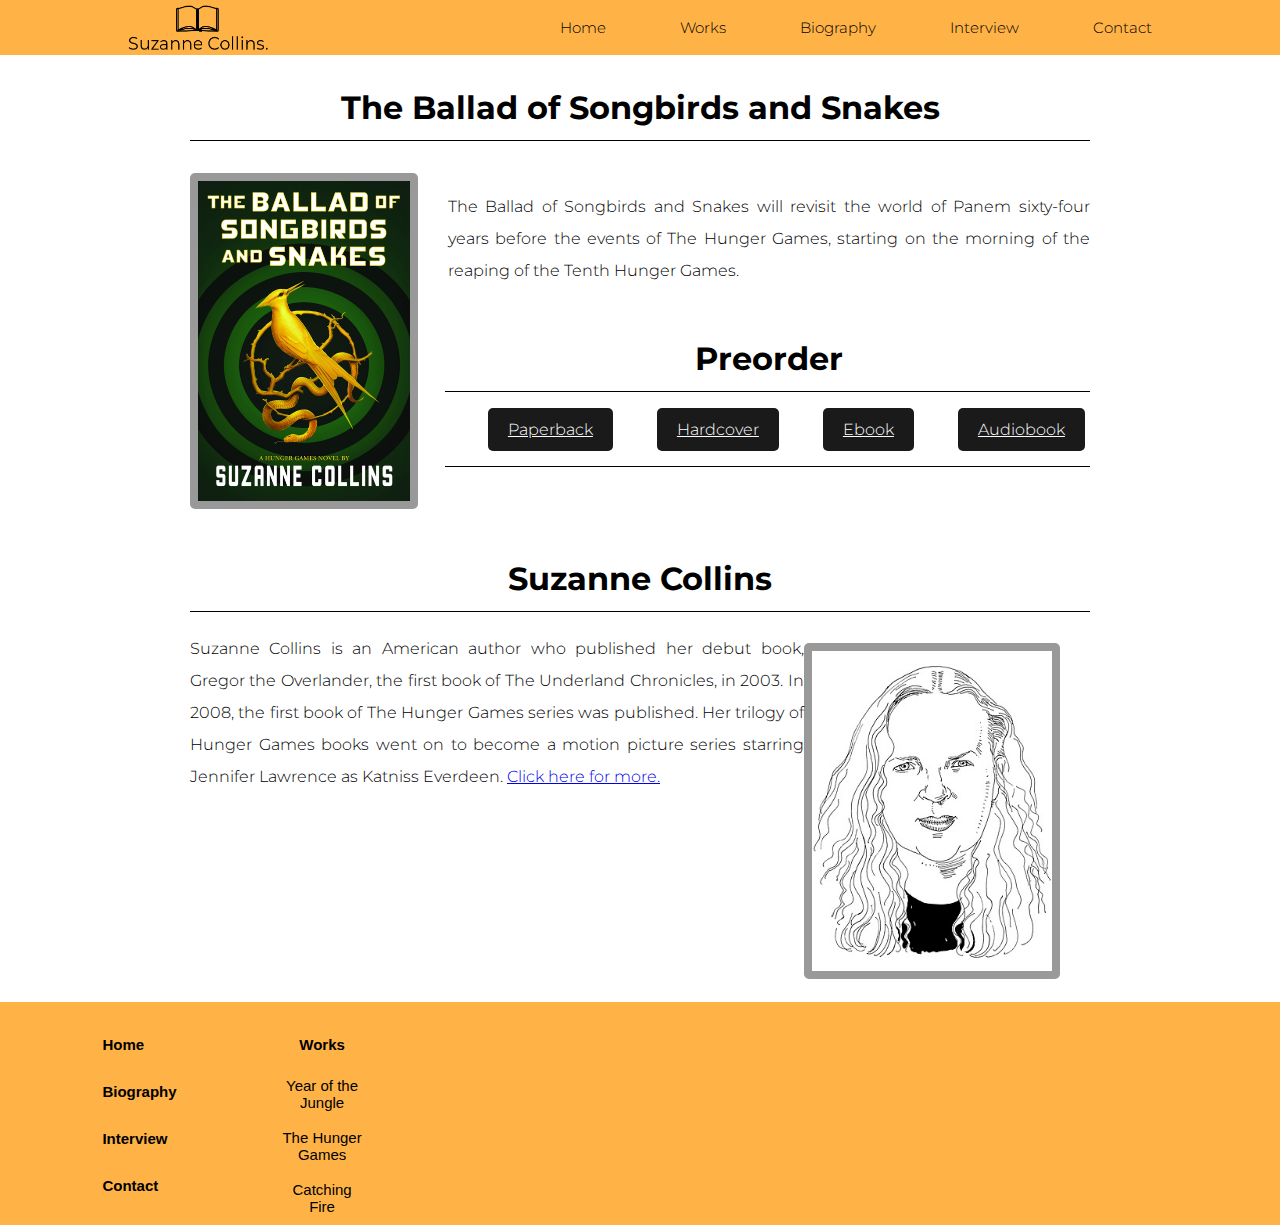
<file: index.html>
<html lang="en-gb">
    <meta name="description" content="Add your meta description"/>
    <meta http-equiv="x-ua-compatible" content="ie=edge">
<head>
    <meta charset="UTF-8">
    <meta name="viewport" content="width=device-width, initial-scale=1">
    <title>Suzanne Collins</title>
    <link rel="icon" href="assets/images/tablogo.png" alt = "tab bar image of book logo with orange background">
    <link rel="stylesheet" href="assets/style.css"/>
	<link href='https://fonts.googleapis.com/css?family=Montserrat' rel='stylesheet'>
</head>

<body>
	<main>
		<header>
			<div class = "topnav">	
				<a class="skip-main" href="#main">Skip to main content</a>
				<img src = "assets/images/logo.png" alt = "Suzanne Collins logo text with minimalist book image above it." class ="logo"> 
				<nav>
					<ul>
						<li><a class = "#active" href = "#home">Home</a></li>
						<li><a href = "works.html">Works</a></li>
						<li><a href = "biography.html">Biography</a></li>
						<li><a href = "interview.html">Interview</a></li>
						<li><a href = "contact.html">Contact</a></li>
					</ul>
				</nav>
			</div>
		</header>
			<section id="ballad"> 
				<div id="main"><h1>The Ballad of Songbirds and Snakes</h1></div>
				<img src = "assets/images/ballad_cover.jpg" alt = "Books cover for new Suzanne Collins's novel, The ballad of songbirds and snakes. ">
				<p> The Ballad of Songbirds and Snakes will revisit the world of Panem sixty-four years before the events of The Hunger Games, starting on the morning of the reaping of the Tenth Hunger Games. </p>
			<section id="preorder">
		
			<h1> Preorder </h1>
			<div class = "preorder_links">
				<a href = "https://www.amazon.co.uk/Ballad-Songbirds-Snakes-prequel-Hongerspelen/dp/9000372054/ref=sr_1_2?crid=1HA0UM851D28T&keywords=ballad+of+songbirds+and+snakes&qid=1576698068&sprefix=ballad+o%2Caps%2C300&sr=8-2"> Paperback</a>
				<a href = "https://www.amazon.co.uk/Ballad-Songbirds-Snakes-Hunger-Games/dp/0702300179/ref=tmm_hrd_swatch_0?_encoding=UTF8&qid=1576698068&sr=8-11"> Hardcover</a>
				<a href = "https://www.amazon.co.uk/Ballad-Songbirds-Snakes-Hunger-Games/dp/B07V5NWXP5/ref=tmm_aud_swatch_0?_encoding=UTF8&qid=1576698068&sr=8-1"> Ebook</a>
				<a href = "https://www.amazon.co.uk/Ballad-Songbirds-Snakes-Hunger-Games/dp/B07V5NWXP5/ref=tmm_aud_swatch_0?_encoding=UTF8&qid=1576698068&sr=8-1"> Audiobook</a>
			</div>
		</section>
			</section>
	
			<section id="suzanne"> 
				<h1>Suzanne Collins</h1>
				<img src = "assets/images/suzanne_drawing.png" alt = "Black and white portrait photo of author Suzanne Collins">
			<p> Suzanne Collins is an American author who published her debut book, Gregor the Overlander, the first book of The Underland Chronicles, in 2003. In 2008, the first book of The Hunger Games series was published. Her trilogy of Hunger Games books went on to become a motion picture series starring Jennifer Lawrence as Katniss Everdeen. <a href = "biography.html">Click here for more.</a></p>
		</section>
	</main>
</body>
<footer style="bottom: -325px">
	<div class="footerContent">
		<div class="footerLink">
			<nav>
				<ul>
					<li><h2><a class="#active" href="#home">Home</a></h2></li>
					<li><h2><a href="biography.html">Biography</a></h2></li>
					<li><h2><a href="interview.html">Interview</a></h2></li>
					<li><h2><a href="contact.html">Contact</a></h2></li>
				</ul>
			</nav>
		</div>
		<div class="footerList">
			<nav>
				<ul>
					<li><h2><a href="works.html">Works</a></h2></li>
					<li><a href="book.html">Year of the Jungle</a></li>
					<li><a href="book.html">The Hunger Games</a></li>
					<li><a href="book.html">Catching Fire</a></li>
				</ul>
			</nav>
		</div>
	</div>
</footer>
</html>
</file>
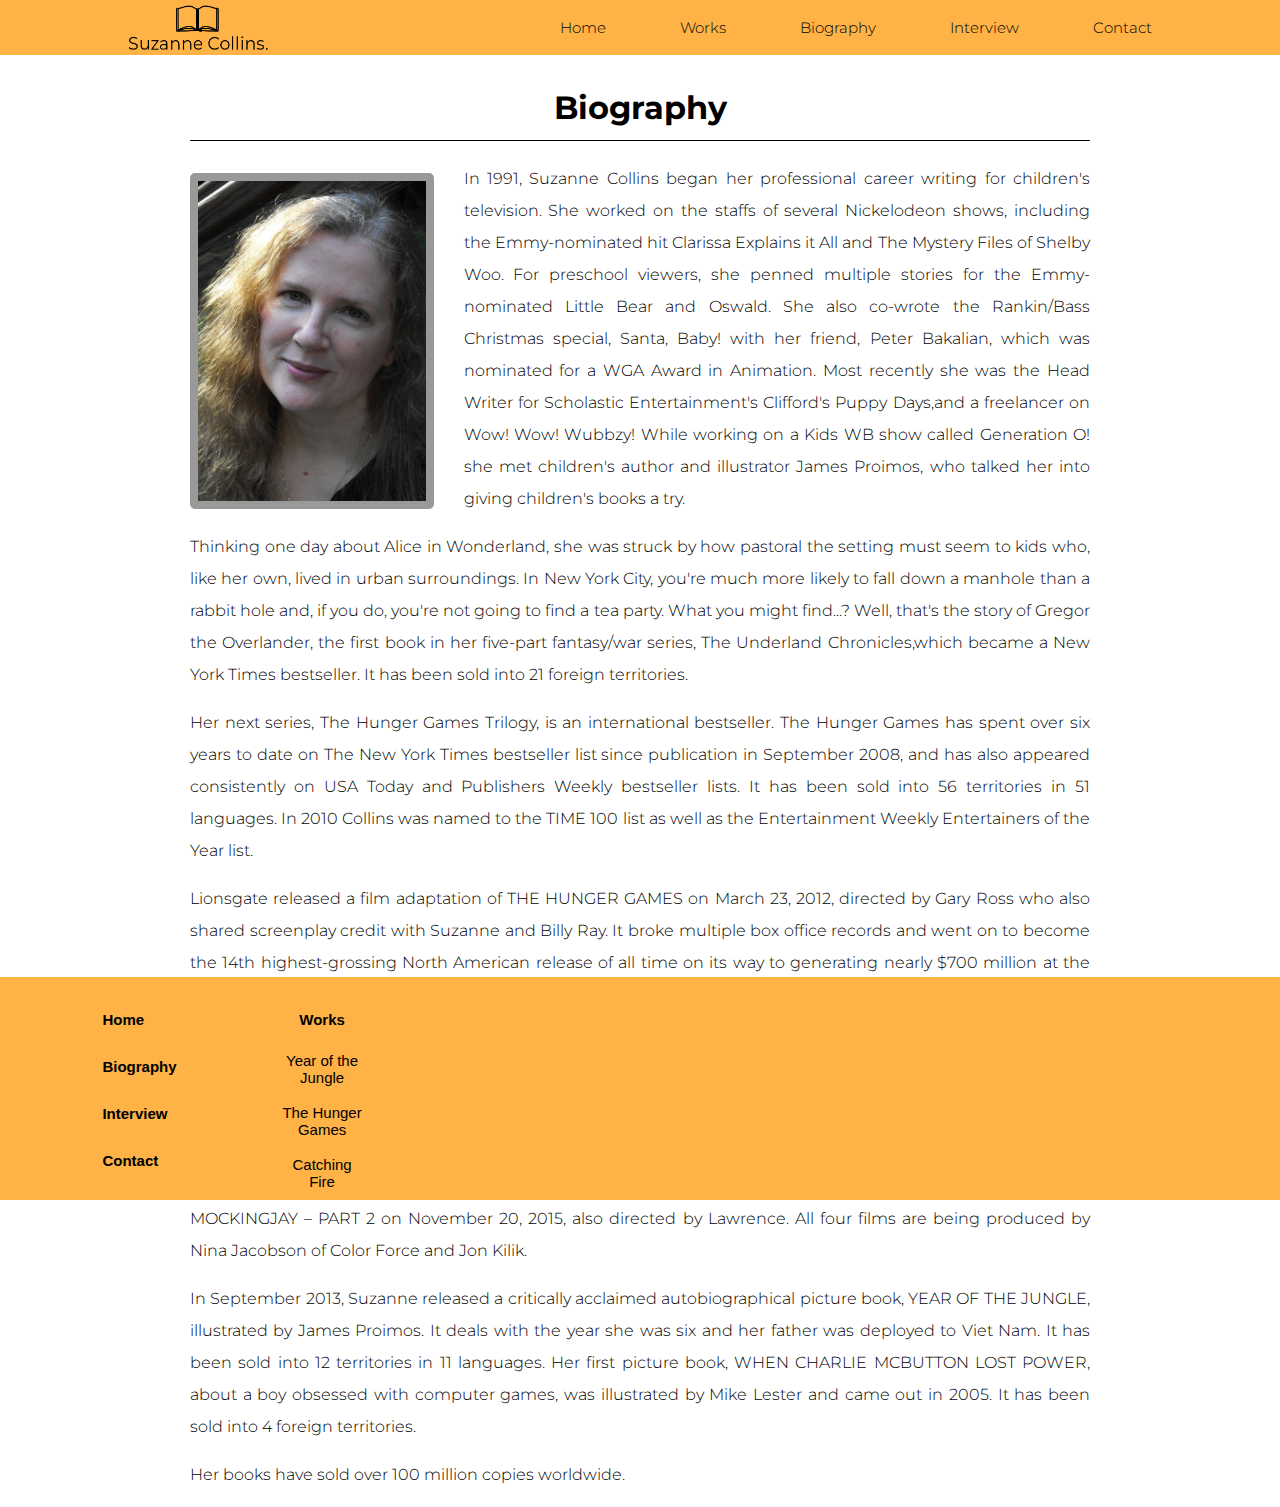
<file: biography.html>
<html lang="en-gb">
    <meta name="description" content="Add your meta description"/>
    <meta http-equiv="x-ua-compatible" content="ie=edge">
<head>
    <meta charset="UTF-8">
    <meta name="viewport" content="width=device-width, initial-scale=1">
    <title>Suzanne Collins</title>
    <link rel="icon" href="assets/images/tablogo.png" alt = "tab bar image of book logo with orange background">
    <link rel="stylesheet" href="assets/style.css"/>
	<link href='https://fonts.googleapis.com/css?family=Montserrat' rel='stylesheet'>
</head>

<body>
	<main>
		<header>
			<div class = "topnav">	
				<a class="skip-main" href="#main">Skip to main content</a>
				<img src = "assets/images/logo.png" alt = "Suzanne Collins logo text with minimalist book image above it." class ="logo"> 
				<nav>
					<ul>
						<li><a href = "index.html">Home</a></li>
						<li><a href = "works.html">Works</a></li>
						<li><a class = "#active" href = "biography.html">Biography</a></li>
						<li><a href = "interview.html">Interview</a></li>
						<li><a href = "contact.html">Contact</a></li>
					</ul>
				</nav>
			</div>
		</header>

		<section id = "bio">
			<div id="main">
			<h1>Biography</h1></div>
			<img src = "assets/images/suzanne_colour.jpg" alt = "Colour portrait photo of author Suzanne Collins" >
			<p>In 1991, Suzanne Collins began her professional career writing for children's television. She worked on the staffs of several Nickelodeon shows, including the Emmy-nominated hit Clarissa Explains it All and The Mystery Files of Shelby Woo. For preschool viewers, she penned multiple stories for the Emmy-nominated Little Bear and Oswald. She also co-wrote the Rankin/Bass Christmas special, Santa, Baby! with her friend, Peter Bakalian, which was nominated for a WGA Award in Animation. Most recently she was the Head Writer for Scholastic Entertainment's Clifford's Puppy Days,and a freelancer on Wow! Wow! Wubbzy! While working on a Kids WB show called Generation O! she met children's author and illustrator James Proimos, who talked her into giving children's books a try.</p>
			<p>Thinking one day about Alice in Wonderland, she was struck by how pastoral the setting must seem to kids who, like her own, lived in urban surroundings. In New York City, you're much more likely to fall down a manhole than a rabbit hole and, if you do, you're not going to find a tea party. What you might find...? Well, that's the story of Gregor the Overlander, the first book in her five-part fantasy/war series, The Underland Chronicles,which became a New York Times bestseller. It has been sold into 21 foreign territories.</p>
			<p>Her next series, The Hunger Games Trilogy, is an international bestseller. The Hunger Games has spent over six years to date on The New York Times bestseller list since publication in September 2008, and has also appeared consistently on USA Today and Publishers Weekly bestseller lists. It has been sold into 56 territories in 51 languages. In 2010 Collins was named to the TIME 100 list as well as the Entertainment Weekly Entertainers of the Year list.</p>
			<p>Lionsgate released a film adaptation of THE HUNGER GAMES on March 23, 2012, directed by Gary Ross who also shared screenplay credit with Suzanne and Billy Ray. It broke multiple box office records and went on to become the 14th highest-grossing North American release of all time on its way to generating nearly $700 million at the worldwide box office. Lionsgate released the second installment THE HUNGER GAMES: CATCHING FIRE worldwide on November 22, 2013, directed by Francis Lawrence from a screenplay by Simon Beaufoy and Michael DeBruyn and bringing back stars Jennifer Lawrence, Josh Hutcherson, Liam Hemsworth, Woody Harrelson, Elizabeth Banks, Willow Shields, Paula Malcomson, Donald Sutherland, Stanley Tucci and Lenny Kravitz along with new cast members Philip Seymour Hoffman, Sam Claflin, Jena Malone and Jeffrey Wright. It was the highest-grossing domestic box office release of 2013 and the 10th highest-grossing domestic release of all time. Lionsgate will release THE HUNGER GAMES: MOCKINGJAY – PART 1 on November 21, 2014 and THE HUNGER GAMES: MOCKINGJAY – PART 2 on November 20, 2015, also directed by Lawrence. All four films are being produced by Nina Jacobson of Color Force and Jon Kilik.</p>
			<p>In September 2013, Suzanne released a critically acclaimed autobiographical picture book, YEAR OF THE JUNGLE, illustrated by James Proimos. It deals with the year she was six and her father was deployed to Viet Nam. It has been sold into 12 territories in 11 languages. Her first picture book, WHEN CHARLIE MCBUTTON LOST POWER, about a boy obsessed with computer games, was illustrated by Mike Lester and came out in 2005. It has been sold into 4 foreign territories.</p>
			<p>Her books have sold over 100 million copies worldwide.</p>
		</section>
	</main>
</body>
<footer style="bottom: -300px">
	<div class="footerContent">
		<div class="footerLink">
			<nav>
				<ul>
					<li><h2><a href="index.html">Home</a></h2></li>
					<li><h2><a class="#active" href="#biography">Biography</a></h2></li>
					<li><h2><a href="interview.html">Interview</a></h2></li>
					<li><h2><a href="contact.html">Contact</a></h2></li>
				</ul>
			</nav>
		</div>
		<div class="footerList">
			<nav>
				<ul>
					<li><h2><a href="works.html">Works</a></h2></li>
					<li><a href="book.html">Year of the Jungle</a></li>
					<li><a href="book.html">The Hunger Games</a></li>
					<li><a href="book.html">Catching Fire</a></li>
				</ul>
			</nav>
		</div>
	</div>
</footer>
</div>
</html>
</file>
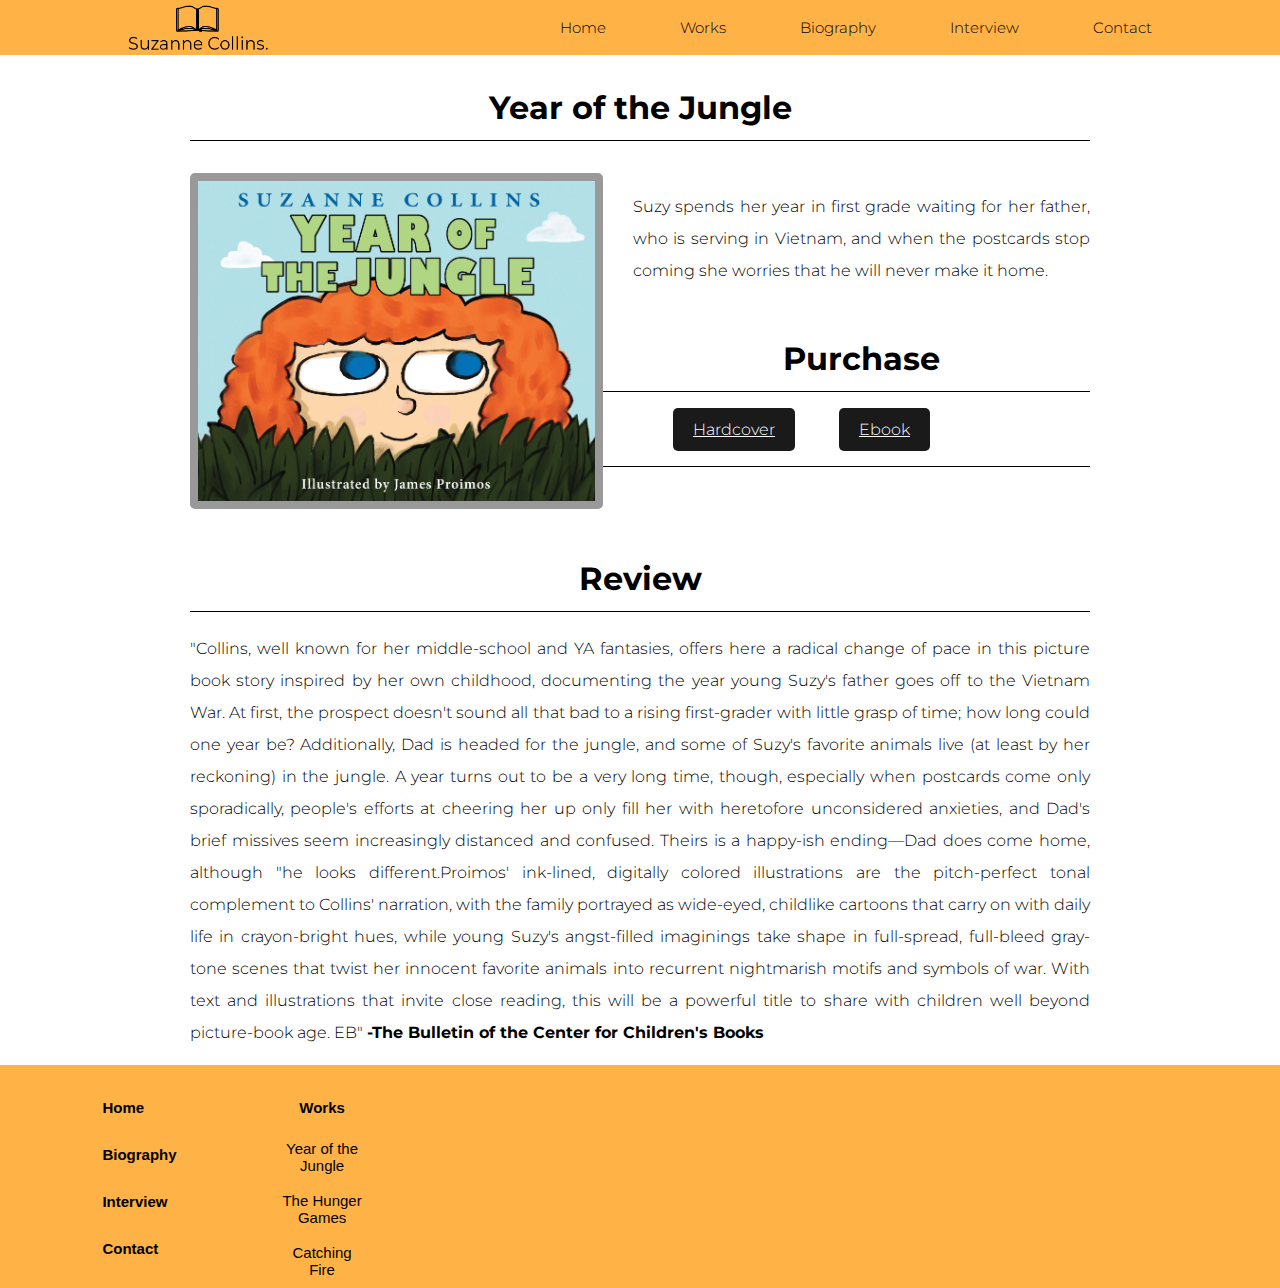
<file: book.html>
<!-- This is a placeholder for all of the books -->
<html lang="en-gb">
    <meta name="description" content="Add your meta description"/>
    <meta http-equiv="x-ua-compatible" content="ie=edge">
<head>
    <meta charset="UTF-8">
    <meta name="viewport" content="width=device-width, initial-scale=1">
    <title>Suzanne Collins</title>
    <link rel="icon" href="assets/images/tablogo.png" alt = "tab bar image of book logo with orange background">
    <link rel="stylesheet" href="assets/style.css"/>
	<link href='https://fonts.googleapis.com/css?family=Montserrat' rel='stylesheet'>
</head>

<body>
	<main>
		<header>
			<div class = "topnav">	
				<a class="skip-main" href="#main">Skip to main content</a>
				<img src = "assets/images/logo.png" alt = "Suzanne Collins logo text with minimalist book image above it." class ="logo"> 
				<nav>
					<ul>
						<li><a href = "index.html">Home</a></li>
						<li><a href = "works.html">Works</a></li>
						<li><a href = "biography.html">Biography</a></li>
						<li><a href = "interview.html">Interview</a></li>
						<li><a href = "contact.html">Contact</a></li>
					</ul>
				</nav>
			</div>
		</header>
			<section id="jungle"> 
				<div id="main"><h1>Year of the Jungle</h1></div>
				<img src = "assets/images/year_of_the_jungle-cover.jpg" alt = "Book cover for new Suzanne Collins's novel, "Year of the Jungle". ">
				<p> Suzy spends her year in first grade waiting for her father, who is serving in Vietnam, and when the postcards stop coming she worries that he will never make it home. </p>
			<section id="preorder">
		
			<h1> Purchase </h1>
			<div class = "preorder_links">
				<a href = "https://www.amazon.com/gp/product/0545425166/ref=x_gr_w_bb_sout?ie=UTF8&tag=x_gr_w_bb_sout-20&linkCode=as2&camp=1789&creative=9325&creativeASIN=0545425166&SubscriptionId=1MGPYB6YW3HWK55XCGG2"> Hardcover</a>
				<a href = "https://www.amazon.co.uk/Ballad-Songbirds-Snakes-Hunger-Games/dp/B07V5NWXP5/ref=tmm_aud_swatch_0?_encoding=UTF8&qid=1576698068&sr=8-1"> Ebook</a> <!-- The book is only available in paperback-->
			</div>
		</section>
			</section>
	
			<section id="review"> 
				<h1>Review</h1>
			<p>"Collins, well known for her middle-school and YA fantasies, offers here a radical change of pace in this picture book story inspired by her own childhood, documenting the year young Suzy's father goes off to the Vietnam War. At first, the prospect doesn't sound all that bad to a rising first-grader with little grasp of time; how long could one year be? Additionally, Dad is headed for the jungle, and some of Suzy's favorite animals live (at least by her reckoning) in the jungle. A year turns out to be a very long time, though, especially when postcards come only sporadically, people's efforts at cheering her up only fill her with heretofore unconsidered anxieties, and Dad's brief missives seem increasingly distanced and confused. Theirs is a happy-ish ending—Dad does come home, although "he looks different.Proimos' ink-lined, digitally colored illustrations are the pitch-perfect tonal complement to Collins' narration, with the family portrayed as wide-eyed, childlike cartoons that carry on with daily life in crayon-bright hues, while young Suzy's angst-filled imaginings take shape in full-spread, full-bleed gray-tone scenes that twist her innocent favorite animals into recurrent nightmarish motifs and symbols of war. With text and illustrations that invite close reading, this will be a powerful title to share with children well beyond picture-book age. EB" <b>-The Bulletin of the Center for Children's Books</b></p>
		</section>
	</main>
</body>
<footer>
	<div class="footerContent">
		<div class="footerLink">
			<nav>
				<ul>
					<li><h2><a href="index.html">Home</a></h2></li>
					<li><h2><a href="biography.html">Biography</a></h2></li>
					<li><h2><a href="interview.html">Interview</a></h2></li>
					<li><h2><a href="contact.html">Contact</a></h2></li>
				</ul>
			</nav>
		</div>
		<div class="footerList">
			<nav>
				<ul>
					<li><h2><a href="works.html">Works</a></h2></li>
					<li><a href="book.html">Year of the Jungle</a></li>
					<li><a href="book.html">The Hunger Games</a></li>
					<li><a href="book.html">Catching Fire</a></li>
				</ul>
			</nav>
		</div>
	</div>
</footer>
</html>
</file>
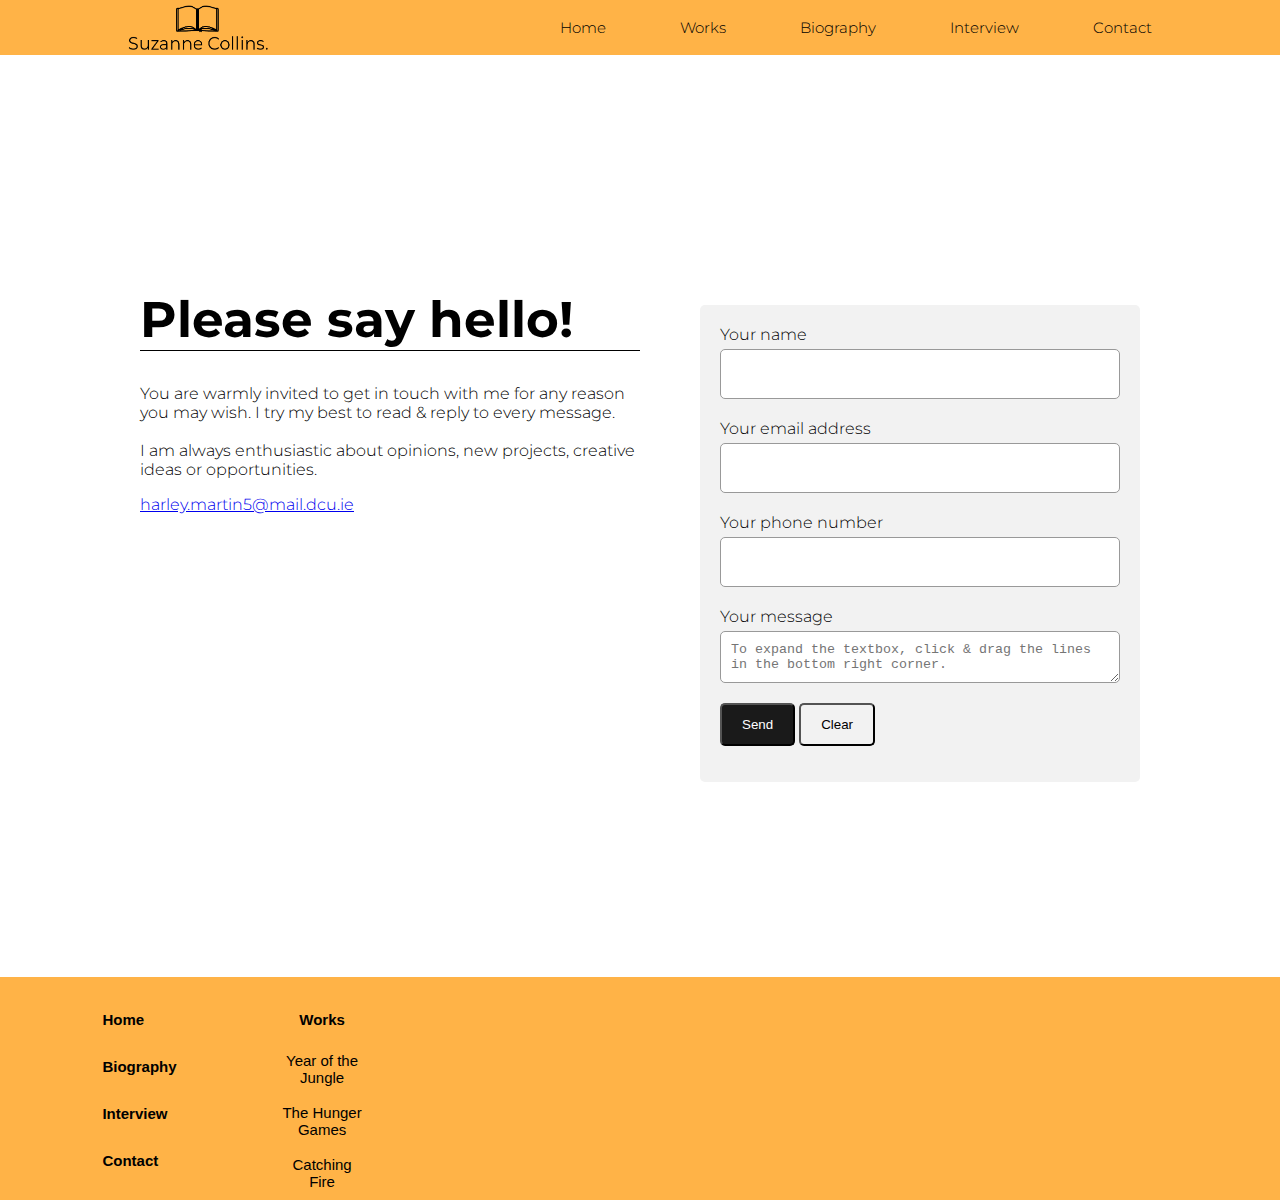
<file: contact.html>
<html lang="en-gb">
    <meta name="description" content="Add your meta description"/>
    <meta http-equiv="x-ua-compatible" content="ie=edge">
<head>
    <meta charset="UTF-8">
    <meta name="viewport" content="width=device-width, initial-scale=1">
    <title>Suzanne Collins</title>
    <link rel="icon" href="assets/images/tablogo.png" alt = "tab bar image of book logo with orange background">
    <link rel="stylesheet" href="assets/style.css"/>
	<link href='https://fonts.googleapis.com/css?family=Montserrat' rel='stylesheet'>
</head>

<body>
	<main>
		<header>
			<div class = "topnav">	
				<a class="skip-main" href="#main">Skip to main content</a>
				<img src = "assets/images/logo.png" alt = "Suzanne Collins logo text with minimalist book image above it." class ="logo"> 
				<nav>
					<ul>
						<li><a href = "index.html">Home</a></li>
						<li><a href = "works.html">Works</a></li>
						<li><a href = "biography.html">Biography</a></li>
						<li><a href = "interview.html">Interview</a></li>
						<li><a class = "#active" href = "contact.html">Contact</a></li>
					</ul>
				</nav>
			</div>
		</header>

		<section id = "contact"> <!-- imitated the design of this contact page https://ekkrit.design/contact -Harley -->
			<div class = "contact_me">
				<div id="main">
				<h1>Please say hello!</h1></div>
				<p>You are warmly invited to get in touch with me for any reason you may wish. I try my best to read & reply to every message.<br /><br />
				I am always enthusiastic about opinions, new projects, creative ideas or opportunities.</p>
				<a href = "mailto:harley.martin5@mail.dcu.ie?subject=Mail%20from%20site%20visitor." >harley.martin5@mail.dcu.ie </a>
			</div>
			
			<div class = "contact_form">
				<form action="https://formspree.io/harley.martin5@mail.dcu.ie" method="post">
                        <label>Your name</label><br />
                            <input type="text" name="contact_name" /> <br />
							
						<label">Your email address</label><br />
                            <input type="email" name="contact_email" /> <br />
							
						<label>Your phone number</label><br />
                            <input type="tel" name="contact_phone" /> <br />
							
						<label>Your message<br />
						<textarea name="contact_message" rows="2" placeholder="To expand the textbox, click & drag the lines in the bottom right corner."></textarea> <br />
						</label>
						
						<input type="submit" value="Send" />
						<input type="reset" value="Clear"/>
                    </form>
			</div>
		</section>		
	</main>
</body>
<footer style="bottom: -300px">
	<div class="footerContent">
		<div class="footerLink">
			<nav>
				<ul>
					<li><h2><a href="index.html">Home</a></h2></li>
					<li><h2><a href="biography.html">Biography</a></h2></li>
					<li><h2><a href="interview.html">Interview</a></h2></li>
					<li><h2><a class="#active" href="#contact">Contact</a></h2></li>
				</ul>
			</nav>
		</div>
		<div class="footerList">
			<nav>
				<ul>
					<li><h2><a href="works.html">Works</a></h2></li>
					<li><a href="book.html">Year of the Jungle</a></li>
					<li><a href="book.html">The Hunger Games</a></li>
					<li><a href="book.html">Catching Fire</a></li>
				</ul>
			</nav>
		</div>
	</div>
</footer>
</div>
</html>
</file>
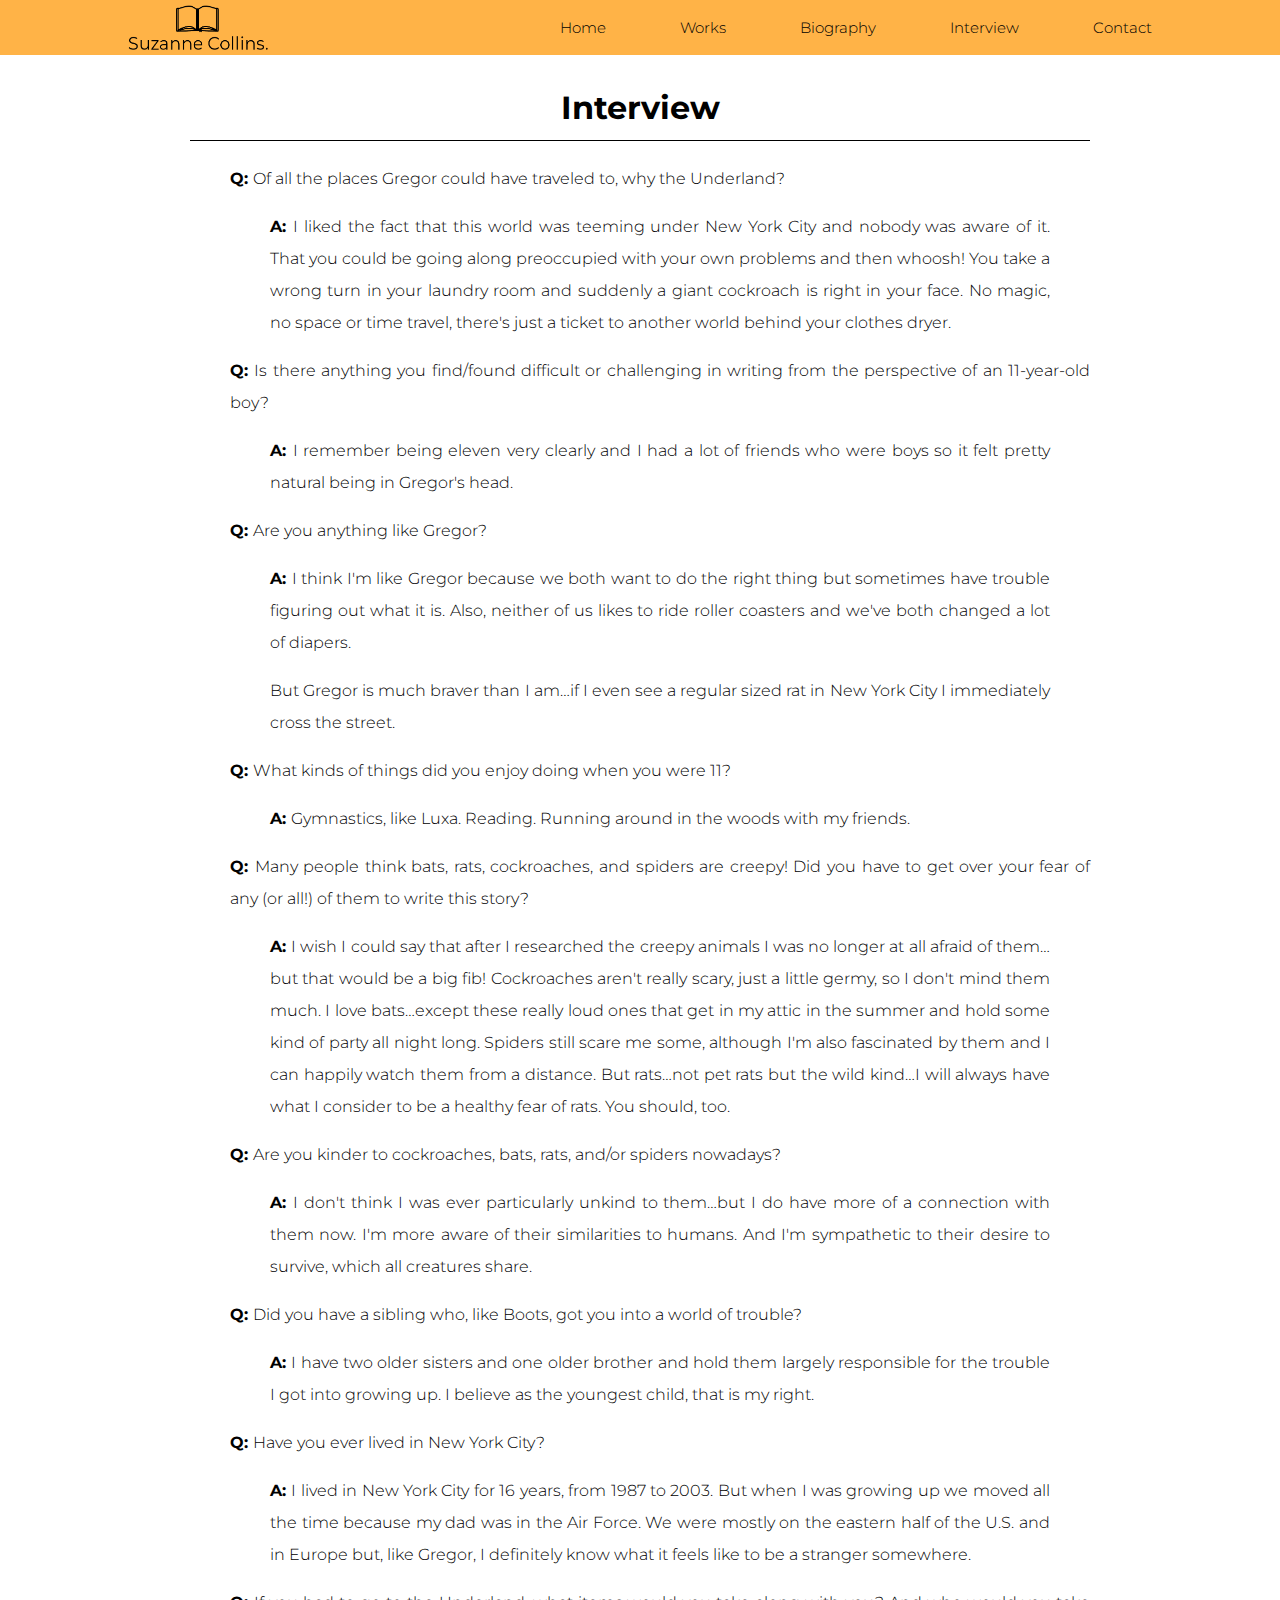
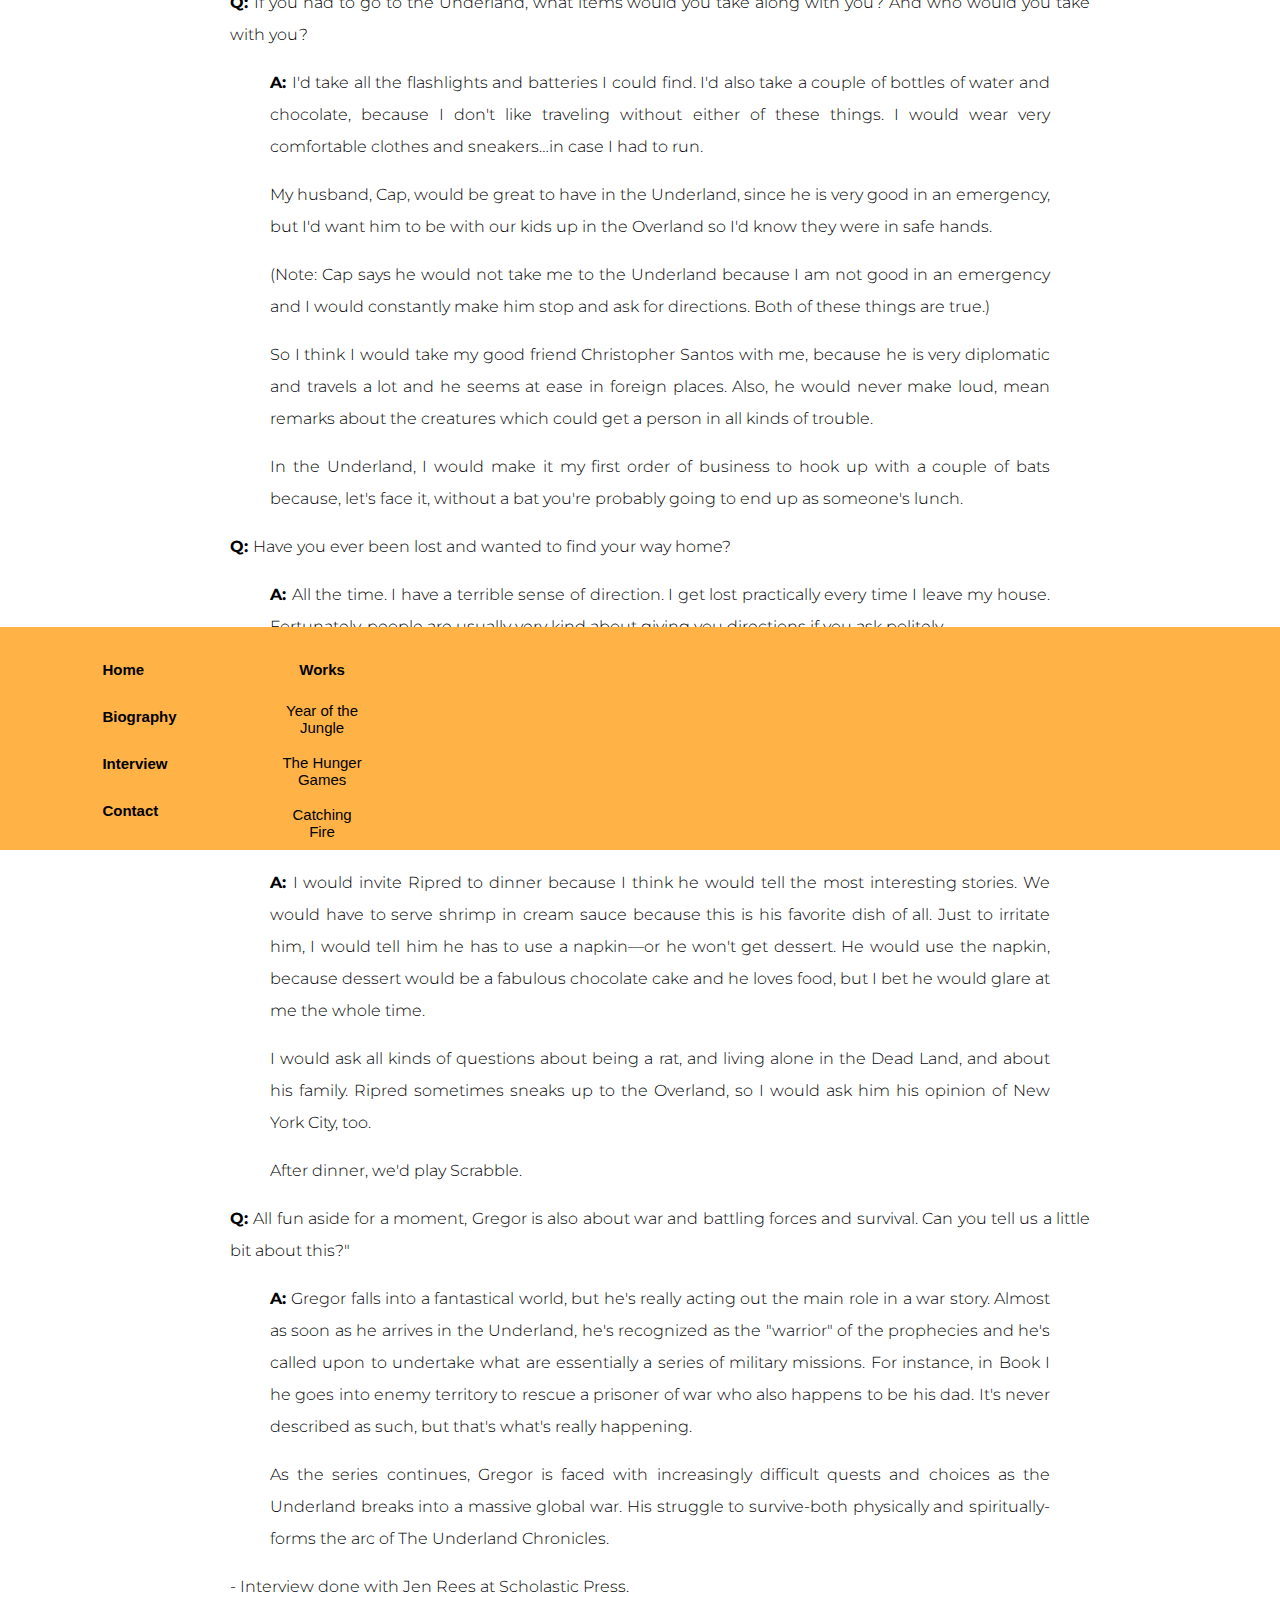
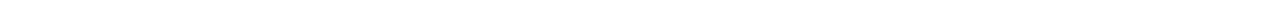
<file: interview.html>
<html lang="en-gb">
    <meta name="description" content="Add your meta description"/>
    <meta http-equiv="x-ua-compatible" content="ie=edge">
<head>
    <meta charset="UTF-8">
    <meta name="viewport" content="width=device-width, initial-scale=1">
    <title>Suzanne Collins</title>
    <link rel="icon" href="assets/images/tablogo.png" alt = "tab bar image of book logo with orange background">
    <link rel="stylesheet" href="assets/style.css"/>
	<link href='https://fonts.googleapis.com/css?family=Montserrat' rel='stylesheet'>
</head>

<body>
	<main>
		<header>
			<div class = "topnav">					
				<a class="skip-main" href="#main">Skip to main content</a>
				<img src = "assets/images/logo.png" alt = "Suzanne Collins logo text with minimalist book image above it." class ="logo"> 
				<nav>
					<ul>
						<li><a href = "index.html">Home</a></li>
						<li><a href = "works.html">Works</a></li>
						<li><a href = "biography.html">Biography</a></li>
						<li><a class = "#active" href = "interview.html">Interview</a></li>
						<li><a href = "contact.html">Contact</a></li>
					</ul>
				</nav>
			</div>
		</header>
		
		<section id = "interview">
			<div id="main">
			<h1>Interview</h1>
			</div>
			<ul>
			<li id = "interview_list" >
				<p><b>Q: </b>Of all the places Gregor could have traveled to, why the Underland?</p>
				<blockquote>
				<p><b>A: </b>I liked the fact that this world was teeming under New York City and nobody was aware of it. That you could be going along preoccupied with your own problems and then whoosh! You take a wrong turn in your laundry room and suddenly a giant cockroach is right in your face. No magic, no space or time travel, there's just a ticket to another world behind your clothes dryer.</p>
				</blockquote>
			</li>
			
			<li>
				<p><b>Q: </b>Is there anything you find/found difficult or challenging in writing from the perspective of an 11-year-old boy?</p>
				<blockquote>
				<p><b>A: </b>I remember being eleven very clearly and I had a lot of friends who were boys so it felt pretty natural being in Gregor's head.</p>
				</blockquote>
			</li>
			
			<li>
				<p><b>Q: </b>Are you anything like Gregor?</p>
				<blockquote>
				<p><b>A: </b>I think I'm like Gregor because we both want to do the right thing but sometimes have trouble figuring out what it is. Also, neither of us likes to ride roller coasters and we've both changed a lot of diapers.</p>
				<p>But Gregor is much braver than I am…if I even see a regular sized rat in New York City I immediately cross the street.</p>
				</blockquote>
			</li>
			
			<li>
				<p><p><b>Q: </b>What kinds of things did you enjoy doing when you were 11?</p>
				<blockquote>
				<p><b>A: </b>Gymnastics, like Luxa. Reading. Running around in the woods with my friends.</p>
				</blockquote>
			</li>
			
			<li>
				<p><p><b>Q: </b>Many people think bats, rats, cockroaches, and spiders are creepy! Did you have to get over your fear of any (or all!) of them to write this story?</p>
				<blockquote>
				<p><b>A: </b>I wish I could say that after I researched the creepy animals I was no longer at all afraid of them…but that would be a big fib! Cockroaches aren't really scary, just a little germy, so I don't mind them much. I love bats…except these really loud ones that get in my attic in the summer and hold some kind of party all night long. Spiders still scare me some, although I'm also fascinated by them and I can happily watch them from a distance. But rats…not pet rats but the wild kind…I will always have what I consider to be a healthy fear of rats. You should, too.</p>
				</blockquote>
			</li>
			
			<li>
				<p><p><b>Q: </b>Are you kinder to cockroaches, bats, rats, and/or spiders nowadays?</p>
				<blockquote>
				<p><b>A: </b>I don't think I was ever particularly unkind to them…but I do have more of a connection with them now. I'm more aware of their similarities to humans. And I'm sympathetic to their desire to survive, which all creatures share.</p>
				</blockquote>
			</li>
			
			<li>
				<p><p><b>Q: </b>Did you have a sibling who, like Boots, got you into a world of trouble?</p>
				<blockquote>
				<p><b>A: </b>I have two older sisters and one older brother and hold them largely responsible for the trouble I got into growing up. I believe as the youngest child, that is my right.</p>
				</blockquote>
			</li>
			
			<li>
				<p><p><b>Q: </b>Have you ever lived in New York City?</p>
				<blockquote>
				<p><b>A: </b>I lived in New York City for 16 years, from 1987 to 2003. But when I was growing up we moved all the time because my dad was in the Air Force. We were mostly on the eastern half of the U.S. and in Europe but, like Gregor, I definitely know what it feels like to be a stranger somewhere.</p>
				</blockquote>
			</li>
			
			<li>
				<p><p><b>Q: </b>If you had to go to the Underland, what items would you take along with you? And who would you take with you?</p>
				<blockquote>
				<p><b>A: </b>I'd take all the flashlights and batteries I could find. I'd also take a couple of bottles of water and chocolate, because I don't like traveling without either of these things. I would wear very comfortable clothes and sneakers…in case I had to run.</p>
				<p>My husband, Cap, would be great to have in the Underland, since he is very good in an emergency, but I'd want him to be with our kids up in the Overland so I'd know they were in safe hands.</p>
				<p>(Note: Cap says he would not take me to the Underland because I am not good in an emergency and I would constantly make him stop and ask for directions. Both of these things are true.)</p>
				<p>So I think I would take my good friend Christopher Santos with me, because he is very diplomatic and travels a lot and he seems at ease in foreign places. Also, he would never make loud, mean remarks about the creatures which could get a person in all kinds of trouble.</p>
				<p>In the Underland, I would make it my first order of business to hook up with a couple of bats because, let's face it, without a bat you're probably going to end up as someone's lunch.</p>
				</blockquote>
			</li>
			
			<li>
				<p><p><b>Q: </b>Have you ever been lost and wanted to find your way home?</p>
				<blockquote>
				<p><b>A: </b>All the time. I have a terrible sense of direction. I get lost practically every time I leave my house. Fortunately, people are usually very kind about giving you directions if you ask politely.</p>
				</blockquote>
			</li>
			
			<li>
				<p><p><b>Q: </b>Do you think you were destined to be a writer? (or is there some free will involved?!)</p>
				<blockquote>
				<p>I…have no idea how to answer this. I would have to go to a cave and meditate on it or something, and then I probably still wouldn't know.</p>
				</blockquote>
			</li>
			
			<li>
				<p><p><b>Q: </b>If you could invite one of the characters to have dinner with your family, who would it be? What might you cook for them?! What questions would you ask them?</p>
				<blockquote>
				<p><b>A: </b>I would invite Ripred to dinner because I think he would tell the most interesting stories. We would have to serve shrimp in cream sauce because this is his favorite dish of all. Just to irritate him, I would tell him he has to use a napkin—or he won't get dessert. He would use the napkin, because dessert would be a fabulous chocolate cake and he loves food, but I bet he would glare at me the whole time.</p>
				<p>I would ask all kinds of questions about being a rat, and living alone in the Dead Land, and about his family. Ripred sometimes sneaks up to the Overland, so I would ask him his opinion of New York City, too.</p>
				<p>After dinner, we'd play Scrabble.</p>
				</blockquote>
			</li>
			
			<li>
				<p><p><b>Q: </b>All fun aside for a moment, Gregor is also about war and battling forces and survival. Can you tell us a little bit about this?"</p>
				<blockquote>
				<p><b>A: </b>Gregor falls into a fantastical world, but he's really acting out the main role in a war story. Almost as soon as he arrives in the Underland, he's recognized as the "warrior" of the prophecies and he's called upon to undertake what are essentially a series of military missions. For instance, in Book I he goes into enemy territory to rescue a prisoner of war who also happens to be his dad. It's never described as such, but that's what's really happening.</p>
				<p>As the series continues, Gregor is faced with increasingly difficult quests and choices as the Underland breaks into a massive global war. His struggle to survive-both physically and spiritually-forms the arc of The Underland Chronicles.</p>
				</blockquote>
			</li>
				<p>- Interview done with Jen Rees at Scholastic Press. </p>
			</ul>
		</section>
	</main>
</body>
<footer style="bottom: -1550px">
	<div class="footerContent">
		<div class="footerLink">
			<nav>
				<ul>
					<li><h2><a href="index.html">Home</a></h2></li>
					<li><h2><a href="biography.html">Biography</a></h2></li>
					<li><h2><a class="#active" href="#interview">Interview</a></h2></li>
					<li><h2><a href="contact.html">Contact</a></h2></li>
				</ul>
			</nav>
		</div>
		<div class="footerList">
			<nav>
				<ul>
					<li><h2><a href="works.html">Works</a></h2></li>
					<li><a href="book.html">Year of the Jungle</a></li>
					<li><a href="book.html">The Hunger Games</a></li>
					<li><a href="book.html">Catching Fire</a></li>
				</ul>
			</nav>
		</div>
	</div>
</footer>
</div>
</html>
</file>
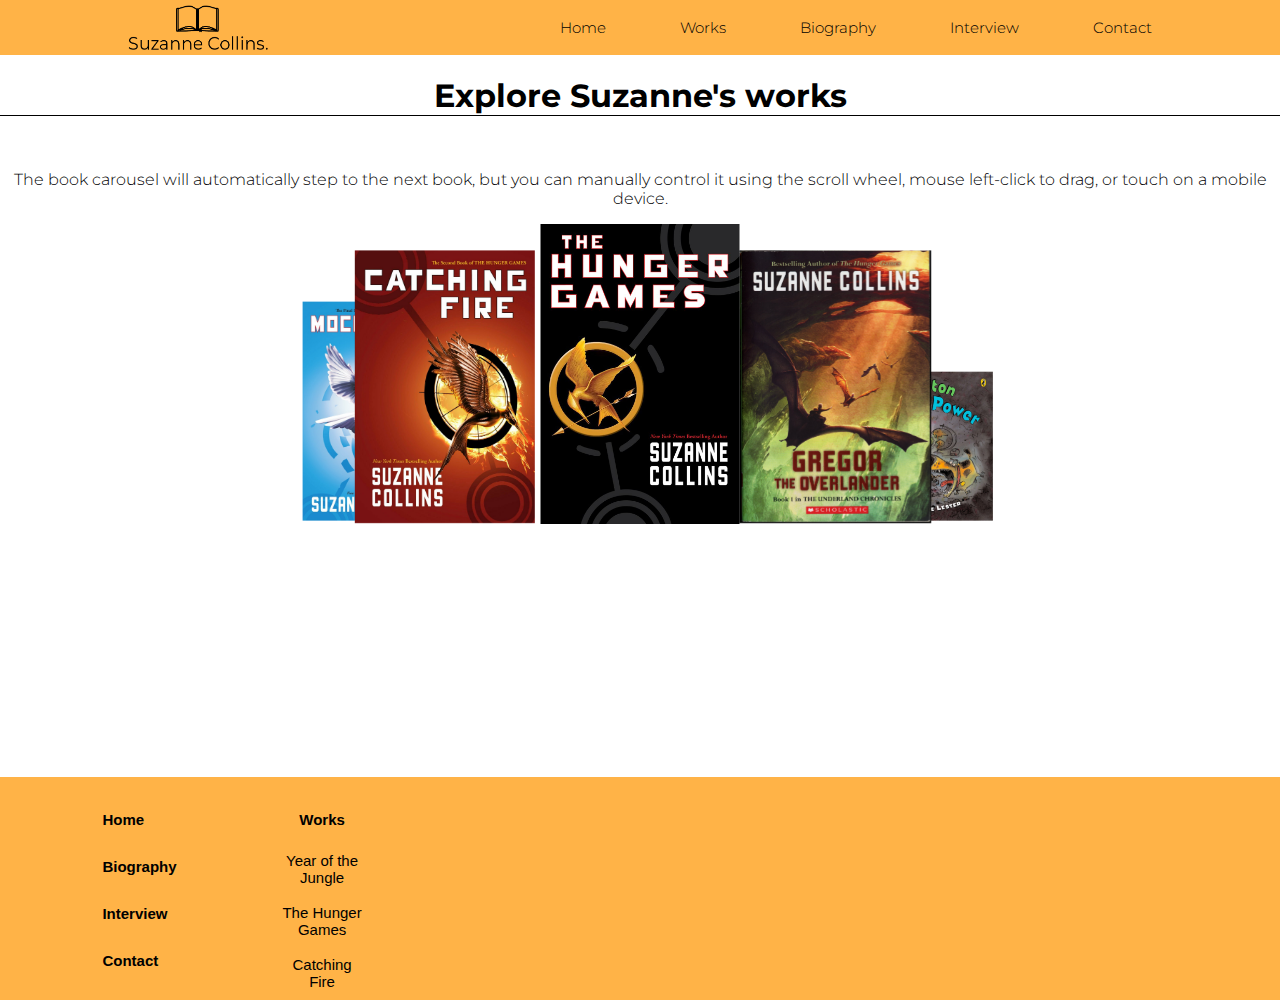
<file: works.html>
<div lang="en-gb">
    <meta name="description" content="Add your meta description"/>
    <meta http-equiv="x-ua-compatible" content="ie=edge">
<head>
    <meta charset="UTF-8">
    <meta name="viewport" content="width=device-width, initial-scale=1">
    <title>Suzanne Collins</title>
    <link rel="icon" href="assets/images/tablogo.png" alt = "tab bar image of book logo with orange background">
    <link rel="stylesheet" href="assets/style.css"/>
	<link href='https://fonts.googleapis.com/css?family=Montserrat' rel='stylesheet'>
	<script src="http://ajax.googleapis.com/ajax/libs/jquery/1.8.3/jquery.min.js"></script>
	<script src="public/bookshelf.js" type="text/javascript"></script>
	<script type="text/javascript">
		var books = [
			{
				title: 'Year of the Jungle',
				image: 'assets/images/year_of_the_jungle-cover.jpg',
				link: 'book.html'
			},
			{
				title: 'Mockingjay',
				image: 'assets/images/mockingjay-cover.jpg',
				link: 'book.html'
			},
			{
				title: 'Catching Fire',
				image: 'assets/images/catching_fire-cover.jpg',
				link: 'book.html'
			},
			{
				title: 'The Hunger Games',
				image: 'assets/images/the_hunger_games-cover.jpg',
				link: 'book.html'
			},
			{
				title: "Gregor the Overlander",
				image: 'assets/images/gregor_the_overlander-cover.jpg',
				link: 'book.html'
			},
			{
				title: 'When Charlie McButton Lost Power',
				image: 'assets/images/when_charlie_mcbutton_lost_power-cover.jpg',
				link: 'book.html'
			}
		];
		
		$(function() {
			var bookshelf = new VirtualBookshelf.Carousel('#bookshelf', {
				itemAspect: 0.8,
				spacing: 1.15,
				perspective: 0.65,
				tilt: -0.02,
				stream: new VirtualBookshelf.ArrayStream(books)
			});
		});
	</script>
</head>
<div id="page-container">
<body>
	<main>
		<header>
			<div class = "topnav">
				<a class="skip-main" href="#main">Skip to main content</a>
				<img src = "assets/images/logo.png" alt = "Suzanne Collins logo text with minimalist book image above it." class ="logo"> 
				<nav>
					<ul>
						<li><a href = "index.html">Home</a></li>
						<li><a class = "#active" href = "#works">Works</a></li>
						<li><a href = "biography.html">Biography</a></li>
						<li><a href = "interview.html">Interview</a></li>
						<li><a href = "contact.html">Contact</a></li>
					</ul>
				</nav>
			</div>
		</header>
		<div id="main">
			<h1>Explore Suzanne's works</h1>
		</div>
		<div id="carousel_text" style="clear: both; padding-top: 1em; text-align: center">
			<p>The book carousel will automatically step to the next book, but you can manually control it using the scroll wheel, mouse left-click to drag, or touch on a mobile device.</p>
		</div>
		<div id="bookshelf" style="width: 700px; height: 300px; margin: 0 auto 1em auto"></div>
	</main>
</body>
<footer style="bottom: -100px">
	<div class="footerContent">
		<div class="footerLink">
			<nav>
				<ul>
					<li><h2><a href="index.html">Home</a></h2></li>
					<li><h2><a href="biography.html">Biography</a></h2></li>
					<li><h2><a href="interview.html">Interview</a></h2></li>
					<li><h2><a href="contact.html">Contact</a></h2></li>
				</ul>
			</nav>
		</div>
		<div class="footerList">
			<nav>
				<ul>
					<li><h2><a class="#active" href="#works">Works</a></h2></li>
					<li><a href="book.html">Year of the Jungle</a></li>
					<li><a href="book.html">The Hunger Games</a></li>
					<li><a href="book.html">Catching Fire</a></li>
				</ul>
			</nav>
		</div>
	</div>
</footer>
</div>
</html>
</file>
<file: assets/style.css>
#page-container {
	position: relative;
	min-height: 100vh;
}

b {
  font-weight: bold;
}

body {
	margin: 0;
	font-family: "Montserrat" , sans-serif;
	font-weight: 300;
	
}

header, footer {
	font: #000000;
	background: #ffb347;
}

header::after {
	content: '';
	display: table;
	clear: both;
}

.topnav, .footnav {
	width: 80%;
	margin: 0 auto;
	min-width: 900px;
}

.logo {
	padding-top: 5px;
	padding-bottom: 5px;
	float: left;
	width: 140px;
	height: 45px;
}

nav {
	float: right;
}

nav ul {
	margin: 0;
	padding: 0;
	list-style: none;
}

nav li {
	display: inline-block;
	margin-left: 70px;
	padding-top: 18px;
}

nav a {
	text-decoration:  none;
	font-size: 15px;
	color: #000000;
}

nav a:hover {
	text-decoration: underline;
}

nav a:visited {
	font: #000000;
}

nav a:active {
	text-decoration: underline;
}

h1 {
	text-align: center;
	border-bottom: 1px solid black;
}

#ballad, #jungle {
	line-height: 2.0;
	width: 900px;
	text-align:justify;
	margin: auto;
}
#ballad p, #jungle p {
	margin-top: 50px;
	margin-bottom: 40px;
}


#ballad img, #jungle img {
	float: left;
	margin-top: 10px;
	margin-bottom: 10px;
	margin-right: 30px;
	height: 320px;
	border:8px solid #999999;
	border-radius: 5px;
}

#preorder {
	margin-left:  255px;
	padding-bottom: 20px;
	border-bottom: 1px solid black;	
}

#preorder a {
	margin-left: 40px;
	margin-bottom: 50px;

}

#suzanne, #review {
	line-height: 2.0;
	width: 900px;
	text-align:justify;
	margin: auto;
	margin-top: 80px;
}

#suzanne img, #review img { 
	float: right;
	margin-top: 10px;
	margin-bottom: 10px;
	margin-right: 30px;
	height: 320px;
	border:8px solid #999999;
	border-radius: 5px;
}

#bio {
	line-height: 2.0;
	width: 900px;
	text-align:justify;
	margin: auto;
}

#bio img {
	float: left;
	margin-top: 10px;
	margin-bottom: 10px;
	margin-right: 30px;
	height: 320px;
	border:8px solid #999999;
	border-radius: 5px;
}

#interview {
	line-height: 2.0;
	width: 900px;
	margin-left:auto;
	margin-right:auto;
	text-align:justify;
	
}

#interview li {
	list-style-type: none;
}

#contact {
	margin: auto;
	margin-top: 200px;
	max-width: 1000px;
}

#contact .contact_me {
	float:left;
	max-width: 500px;
}

#contact .contact_form {
	float:right;
	margin-top: 50px;
	max-width: 500px;
	border-radius: 5px;
	background-color: #f2f2f2;
	padding: 20px;
}

#contact {
	margin: auto;
	margin-top: 200px;
	max-width: 1000px;
}

#contact .contact_me {
	float:left;
	max-width: 500px;
}

#contact .contact_form {
	float:right;
	margin-top: 50px;
	max-width: 500px;
	border-radius: 5px;
	background-color: #f2f2f2;
	padding: 20px;
}

#contact h1 {
	text-align: left;
	font-size: 50px;
}

input[type=text], input[type=email], input[type=tel], textarea {
  padding: 10px; 
  border: 1px solid #999999;
  border-radius: 5px;
  margin-top: 5px;
  margin-bottom: 20px; 
  resize: vertical; 
  width: 500px; 
  max-width: 400px;
  max-height: 20%;
  min-height: 50px;
}

input[type=submit], #preorder a { 
  background-color: #1a1a1a;
  color: white;
  padding: 12px 20px;
  border-radius: 5px;
  cursor: pointer;
}

input[type=reset] {
	background-color: #f2f2f2;
	color: black;
	padding: 12px 20px;
	border-radius: 5px;
	cursor: pointer;
}

input[type=submit]:hover, #preorder a:hover {
  background-color: #ffffff;
  color: black;
}

#preorder a:hover {
	font-weight:bold;
}

input[type=reset]:hover {
	background-color: #999999;
} 

footer {
	position: absolute;
	width: 100%;
    left: 0;
    right: 0;
    text-align: center;
    font-family: arial;
}

footer ul {
	padding: 10;
    list-style-type: none;
	margin: 0;
	width: 70%;
    margin: auto;
}

footer li {
	display: block;
	float: centre;
}

footer a {
	color: #000000;
	text-decoration: none;
	font-size: 15px;
}

footer h2 {
	margin: 6;
}

.footerList, .footerLink {
	float: left;
	max-width: 100%;
	display: block;
}

.footerContent {
	float: left;
	max-width: 100%;
	display: block;
}

a.skip-main {
    left: -999px;
    position: absolute;
    top: auto;
    width: 1px;
    height: 1px;
    overflow: hidden;
}
a.skip-main:focus, a.skip-main:active {
    color: #ffffff;
    background-color:#000000;
    left: auto;
    top: auto;
    width: 20%;
    height: auto;
    overflow: auto;
    margin: 10px 10%;
    padding: 5px;
    text-align: center;
    font-size: 1.3em;
    z-index: 999;
}
</file>
